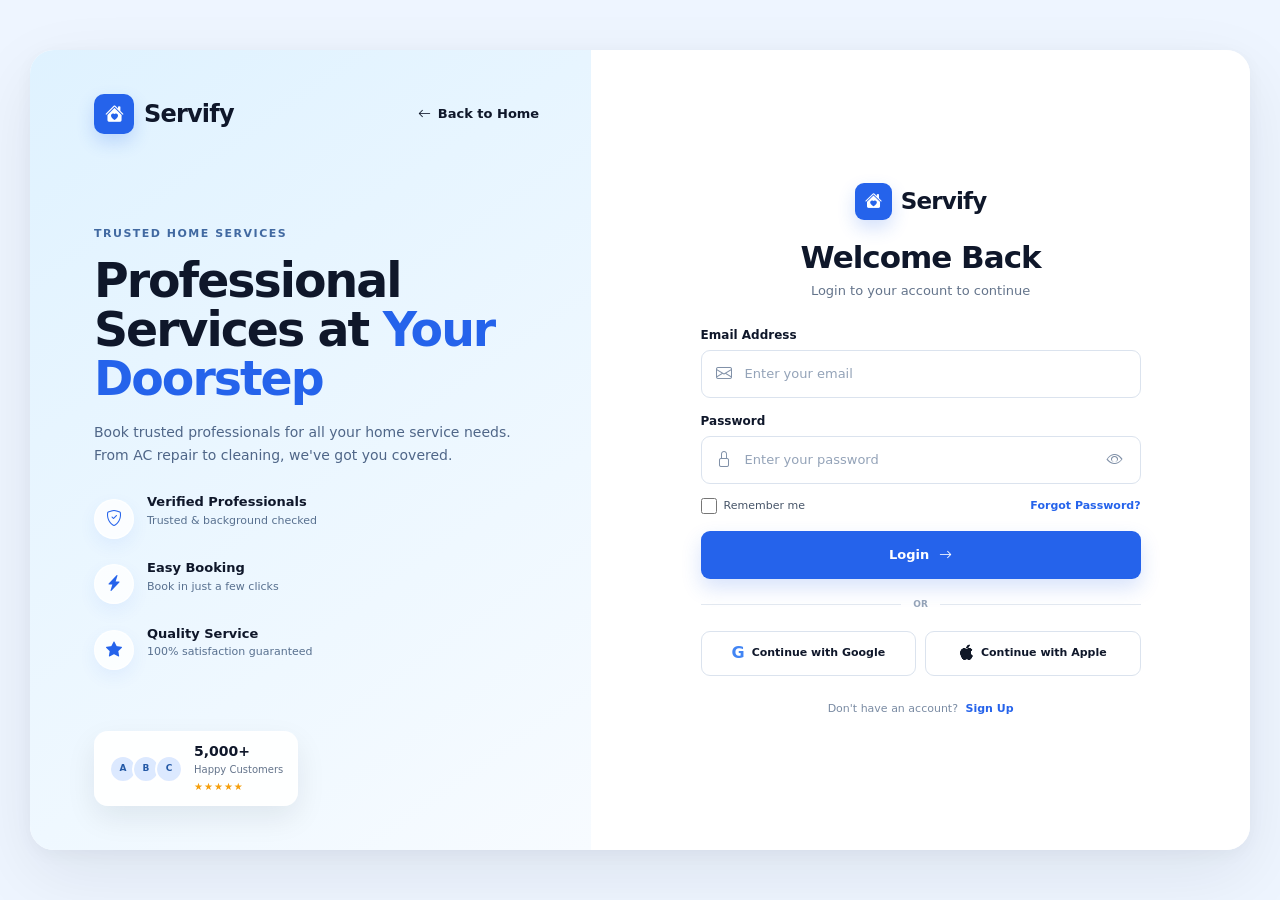
<file: index.html>
<!DOCTYPE html>
<html lang="en">
<head>
    <meta charset="UTF-8">

    <meta
        name="viewport"
        content="width=device-width, initial-scale=1.0"
    >

    <meta
        name="description"
        content="Login to your Servify account and book trusted home services."
    >

    <title>Servify — Login</title>

    <!-- Bootstrap 5 -->
    <link
        href="https://cdn.jsdelivr.net/npm/bootstrap@5.3.3/dist/css/bootstrap.min.css"
        rel="stylesheet"
    >

    <!-- Bootstrap Icons -->
    <link
        rel="stylesheet"
        href="https://cdn.jsdelivr.net/npm/bootstrap-icons@1.11.3/font/bootstrap-icons.min.css"
    >

    <!-- Custom CSS -->
    <link rel="stylesheet" href="css/style.css">
</head>

<body>

    <main class="auth-page">

        <section class="auth-shell">

            <!-- =========================================
                 LEFT INFORMATION PANEL
            ========================================== -->

            <aside class="auth-info auth-info-login">

                <!-- Header -->
                <div class="auth-info-header">

                    <a href="#" class="brand">
                        <span class="brand-icon">
                            <i class="bi bi-house-heart-fill"></i>
                        </span>

                        <span class="brand-name">
                            Servify
                        </span>
                    </a>

                    <a href="#" class="back-home">
                        <i class="bi bi-arrow-left"></i>
                        Back to Home
                    </a>

                </div>


                <!-- Main Information -->
                <div class="auth-info-content">

                    <span class="eyebrow">
                        TRUSTED HOME SERVICES
                    </span>

                    <h1>
                        Professional
                        <br>
                        Services at
                        <span>Your Doorstep</span>
                    </h1>

                    <p class="auth-description">
                        Book trusted professionals for all your home
                        service needs. From AC repair to cleaning,
                        we've got you covered.
                    </p>


                    <!-- Features -->
                    <div class="feature-list">

                        <div class="feature-item">

                            <div class="feature-icon">
                                <i class="bi bi-shield-check"></i>
                            </div>

                            <div>
                                <h3>Verified Professionals</h3>
                                <p>Trusted &amp; background checked</p>
                            </div>

                        </div>


                        <div class="feature-item">

                            <div class="feature-icon">
                                <i class="bi bi-lightning-charge-fill"></i>
                            </div>

                            <div>
                                <h3>Easy Booking</h3>
                                <p>Book in just a few clicks</p>
                            </div>

                        </div>


                        <div class="feature-item">

                            <div class="feature-icon">
                                <i class="bi bi-star-fill"></i>
                            </div>

                            <div>
                                <h3>Quality Service</h3>
                                <p>100% satisfaction guaranteed</p>
                            </div>

                        </div>

                    </div>

                </div>


                <!-- Trust Card -->
                <div class="trust-card">

                    <div class="customer-avatars">

                        <span>A</span>
                        <span>B</span>
                        <span>C</span>

                    </div>

                    <div class="trust-content">

                        <strong>5,000+</strong>

                        <span>Happy Customers</span>

                        <div class="stars">
                            ★★★★★
                        </div>

                    </div>

                </div>

            </aside>


            <!-- =========================================
                 RIGHT LOGIN PANEL
            ========================================== -->

            <section class="auth-form-section">

                <div class="mobile-header">

                    <a href="#" class="brand">

                        <span class="brand-icon">
                            <i class="bi bi-house-heart-fill"></i>
                        </span>

                        <span class="brand-name">
                            Servify
                        </span>

                    </a>

                    <a href="#" class="back-home">
                        <i class="bi bi-arrow-left"></i>
                        Home
                    </a>

                </div>


                <div class="auth-form-wrapper">

                    <!-- Logo -->
                    <div class="form-brand">

                        <span class="brand-icon">
                            <i class="bi bi-house-heart-fill"></i>
                        </span>

                        <span class="brand-name">
                            Servify
                        </span>

                    </div>


                    <!-- Heading -->
                    <div class="form-heading">

                        <h2>
                            Welcome Back
                        </h2>

                        <p>
                            Login to your account to continue
                        </p>

                    </div>


                    <!-- Login Form -->
                    <form
                        action="#"
                        method="post"
                        class="auth-form"
                    >

                        <!-- Email -->
                        <div class="form-group">

                            <label for="loginEmail">
                                Email Address
                            </label>

                            <div class="input-wrapper">

                                <i class="bi bi-envelope input-icon"></i>

                                <input
                                    type="email"
                                    id="loginEmail"
                                    name="email"
                                    class="form-control"
                                    placeholder="Enter your email"
                                    autocomplete="email"
                                    required
                                >

                            </div>

                        </div>


                        <!-- Password -->
                        <div class="form-group">

                            <label for="loginPassword">
                                Password
                            </label>

                            <div class="input-wrapper">

                                <i class="bi bi-lock input-icon"></i>

                                <input
                                    type="password"
                                    id="loginPassword"
                                    name="password"
                                    class="form-control"
                                    placeholder="Enter your password"
                                    autocomplete="current-password"
                                    required
                                >

                                <button
                                    type="button"
                                    class="password-icon"
                                    aria-label="Password visibility"
                                >
                                    <i class="bi bi-eye"></i>
                                </button>

                            </div>

                        </div>


                        <!-- Remember / Forgot -->
                        <div class="form-options">

                            <label class="remember-option">

                                <input
                                    type="checkbox"
                                    name="remember"
                                >

                                <span>
                                    Remember me
                                </span>

                            </label>

                            <a href="#" class="text-link">
                                Forgot Password?
                            </a>

                        </div>


                        <!-- Login Button -->
                        <button
                            type="submit"
                            class="primary-btn"
                        >
                            <span>Login</span>

                            <i class="bi bi-arrow-right"></i>
                        </button>


                        <!-- Divider -->
                        <div class="divider">
                            <span></span>
                            <small>OR</small>
                            <span></span>
                        </div>


                        <!-- Social Login -->
                        <div class="social-buttons">

                            <button
                                type="button"
                                class="social-btn"
                            >
                                <span class="google-icon">
                                    G
                                </span>

                                <span>
                                    Continue with Google
                                </span>
                            </button>


                            <button
                                type="button"
                                class="social-btn"
                            >
                                <i class="bi bi-apple apple-icon"></i>

                                <span>
                                    Continue with Apple
                                </span>
                            </button>

                        </div>


                        <!-- Signup -->
                        <p class="switch-auth">

                            Don't have an account?

                            <a href="signup.html">
                                Sign Up
                            </a>

                        </p>

                    </form>

                </div>

            </section>

        </section>

    </main>

    <script>
        document.querySelectorAll('.password-icon').forEach(button => {
            button.addEventListener('click', function() {
                const input = this.parentElement.querySelector('input');
                const icon = this.querySelector('i');
                if (input.type === 'password') {
                    input.type = 'text';
                    icon.classList.replace('bi-eye', 'bi-eye-slash');
                } else {
                    input.type = 'password';
                    icon.classList.replace('bi-eye-slash', 'bi-eye');
                }
            });
        });
    </script>
</body>
</html>
</file>
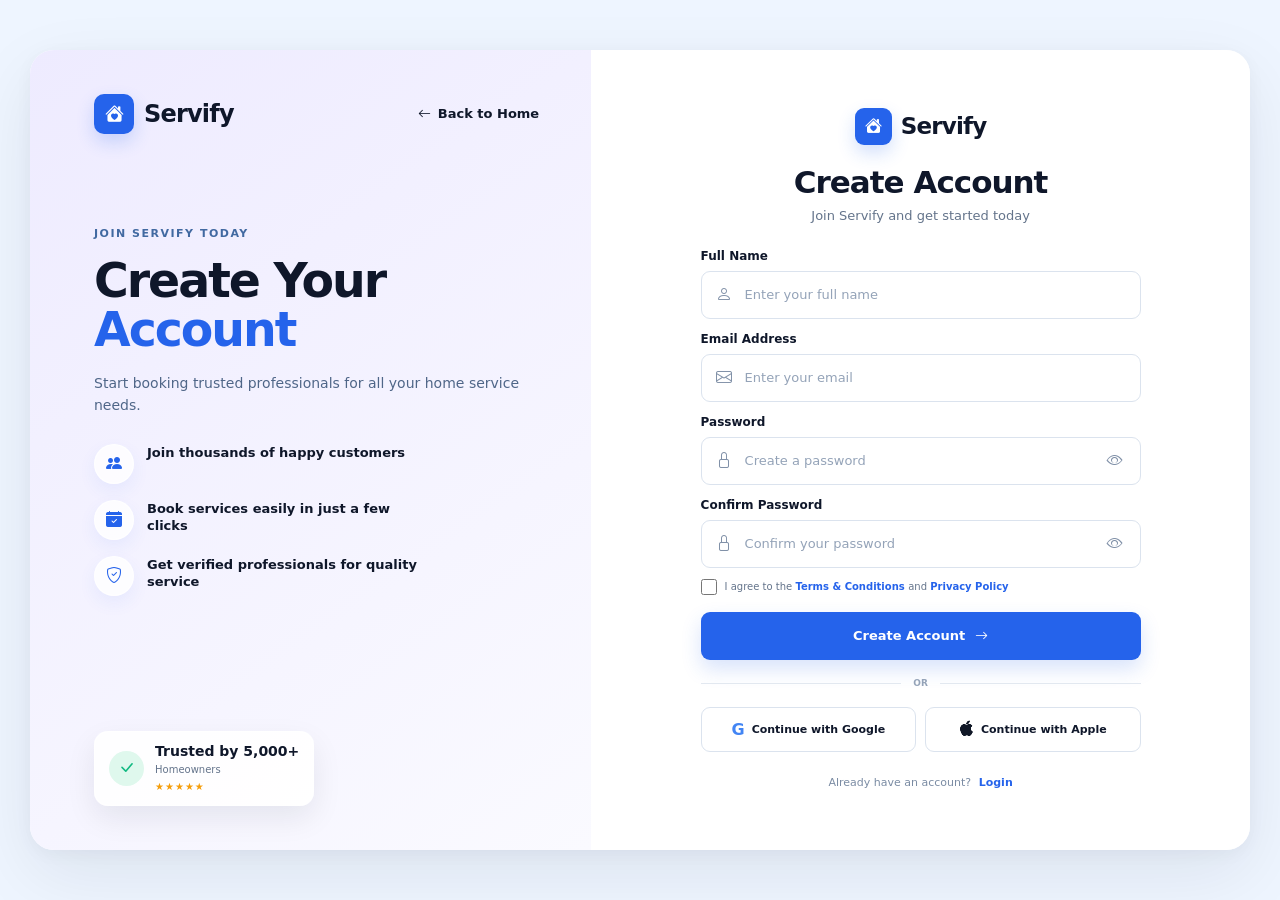
<file: signup.html>
<!DOCTYPE html>
<html lang="en">
<head>

    <meta charset="UTF-8">

    <meta
        name="viewport"
        content="width=device-width, initial-scale=1.0"
    >

    <meta
        name="description"
        content="Create your Servify account and book trusted home services."
    >

    <title>Servify — Create Account</title>

    <!-- Bootstrap -->
    <link
        href="https://cdn.jsdelivr.net/npm/bootstrap@5.3.3/dist/css/bootstrap.min.css"
        rel="stylesheet"
    >

    <!-- Bootstrap Icons -->
    <link
        rel="stylesheet"
        href="https://cdn.jsdelivr.net/npm/bootstrap-icons@1.11.3/font/bootstrap-icons.min.css"
    >

    <!-- Custom CSS -->
    <link rel="stylesheet" href="css/style.css">

</head>

<body>

<main class="auth-page">

    <section class="auth-shell">


        <!-- =========================================
             LEFT SIGNUP INFORMATION PANEL
        ========================================== -->

        <aside class="auth-info auth-info-signup">

            <!-- Header -->
            <div class="auth-info-header">

                <a href="index.html" class="brand">

                    <span class="brand-icon">
                        <i class="bi bi-house-heart-fill"></i>
                    </span>

                    <span class="brand-name">
                        Servify
                    </span>

                </a>


                <a href="#" class="back-home">

                    <i class="bi bi-arrow-left"></i>

                    Back to Home

                </a>

            </div>


            <!-- Content -->
            <div class="auth-info-content">

                <span class="eyebrow">
                    JOIN SERVIFY TODAY
                </span>


                <h1>
                    Create Your
                    <br>
                    <span>Account</span>
                </h1>


                <p class="auth-description">
                    Start booking trusted professionals for all
                    your home service needs.
                </p>


                <!-- Signup Features -->
                <div class="feature-list signup-features">

                    <div class="feature-item">

                        <div class="feature-icon">
                            <i class="bi bi-people-fill"></i>
                        </div>

                        <div>
                            <h3>
                                Join thousands of happy customers
                            </h3>
                        </div>

                    </div>


                    <div class="feature-item">

                        <div class="feature-icon">
                            <i class="bi bi-calendar-check-fill"></i>
                        </div>

                        <div>
                            <h3>
                                Book services easily in just a few clicks
                            </h3>
                        </div>

                    </div>


                    <div class="feature-item">

                        <div class="feature-icon">
                            <i class="bi bi-shield-check"></i>
                        </div>

                        <div>
                            <h3>
                                Get verified professionals for quality service
                            </h3>
                        </div>

                    </div>

                </div>

            </div>


            <!-- Trust Card -->
            <div class="trust-card signup-trust">

                <div class="trust-check">
                    <i class="bi bi-check-lg"></i>
                </div>

                <div class="trust-content">

                    <strong>
                        Trusted by 5,000+
                    </strong>

                    <span>
                        Homeowners
                    </span>

                    <div class="stars">
                        ★★★★★
                    </div>

                </div>

            </div>

        </aside>


        <!-- =========================================
             RIGHT SIGNUP FORM
        ========================================== -->

        <section class="auth-form-section">

            <!-- Mobile Header -->
            <div class="mobile-header">

                <a href="index.html" class="brand">

                    <span class="brand-icon">
                        <i class="bi bi-house-heart-fill"></i>
                    </span>

                    <span class="brand-name">
                        Servify
                    </span>

                </a>


                <a href="index.html" class="back-home">

                    <i class="bi bi-arrow-left"></i>

                    Home

                </a>

            </div>


            <div class="auth-form-wrapper signup-wrapper">

                <!-- Logo -->
                <div class="form-brand">

                    <span class="brand-icon">
                        <i class="bi bi-house-heart-fill"></i>
                    </span>

                    <span class="brand-name">
                        Servify
                    </span>

                </div>


                <!-- Heading -->
                <div class="form-heading">

                    <h2>
                        Create Account
                    </h2>

                    <p>
                        Join Servify and get started today
                    </p>

                </div>


                <!-- Signup Form -->
                <form
                    action="#"
                    method="post"
                    class="auth-form"
                >

                    <!-- Full Name -->
                    <div class="form-group">

                        <label for="fullName">
                            Full Name
                        </label>

                        <div class="input-wrapper">

                            <i class="bi bi-person input-icon"></i>

                            <input
                                type="text"
                                id="fullName"
                                name="fullName"
                                class="form-control"
                                placeholder="Enter your full name"
                                autocomplete="name"
                                required
                            >

                        </div>

                    </div>


                    <!-- Email -->
                    <div class="form-group">

                        <label for="signupEmail">
                            Email Address
                        </label>

                        <div class="input-wrapper">

                            <i class="bi bi-envelope input-icon"></i>

                            <input
                                type="email"
                                id="signupEmail"
                                name="email"
                                class="form-control"
                                placeholder="Enter your email"
                                autocomplete="email"
                                required
                            >

                        </div>

                    </div>


                    <!-- Password -->
                    <div class="form-group">

                        <label for="signupPassword">
                            Password
                        </label>

                        <div class="input-wrapper">

                            <i class="bi bi-lock input-icon"></i>

                            <input
                                type="password"
                                id="signupPassword"
                                name="password"
                                class="form-control"
                                placeholder="Create a password"
                                autocomplete="new-password"
                                required
                            >

                            <button
                                type="button"
                                class="password-icon"
                                aria-label="Password visibility"
                            >
                                <i class="bi bi-eye"></i>
                            </button>

                        </div>

                    </div>


                    <!-- Confirm Password -->
                    <div class="form-group">

                        <label for="confirmPassword">
                            Confirm Password
                        </label>

                        <div class="input-wrapper">

                            <i class="bi bi-lock input-icon"></i>

                            <input
                                type="password"
                                id="confirmPassword"
                                name="confirmPassword"
                                class="form-control"
                                placeholder="Confirm your password"
                                autocomplete="new-password"
                                required
                            >

                            <button
                                type="button"
                                class="password-icon"
                                aria-label="Password visibility"
                            >
                                <i class="bi bi-eye"></i>
                            </button>

                        </div>

                    </div>


                    <!-- Terms -->
                    <div class="terms-option">

                        <input
                            type="checkbox"
                            id="terms"
                            name="terms"
                            required
                        >

                        <label for="terms">

                            I agree to the

                            <a href="#">
                                Terms &amp; Conditions
                            </a>

                            and

                            <a href="#">
                                Privacy Policy
                            </a>

                        </label>

                    </div>


                    <!-- Create Account -->
                    <button
                        type="submit"
                        class="primary-btn"
                    >

                        <span>
                            Create Account
                        </span>

                        <i class="bi bi-arrow-right"></i>

                    </button>


                    <!-- Divider -->
                    <div class="divider">

                        <span></span>

                        <small>OR</small>

                        <span></span>

                    </div>


                    <!-- Social -->
                    <div class="social-buttons">

                        <button
                            type="button"
                            class="social-btn"
                        >

                            <span class="google-icon">
                                G
                            </span>

                            <span>
                                Continue with Google
                            </span>

                        </button>


                        <button
                            type="button"
                            class="social-btn"
                        >

                            <i class="bi bi-apple apple-icon"></i>

                            <span>
                                Continue with Apple
                            </span>

                        </button>

                    </div>


                    <!-- Login -->
                    <p class="switch-auth">

                        Already have an account?

                        <a href="index.html">
                            Login
                        </a>

                    </p>

                </form>

            </div>

        </section>

    </section>

</main>

    <script>
        document.querySelectorAll('.password-icon').forEach(button => {
            button.addEventListener('click', function() {
                const input = this.parentElement.querySelector('input');
                const icon = this.querySelector('i');
                if (input.type === 'password') {
                    input.type = 'text';
                    icon.classList.replace('bi-eye', 'bi-eye-slash');
                } else {
                    input.type = 'password';
                    icon.classList.replace('bi-eye-slash', 'bi-eye');
                }
            });
        });
    </script>
</body>
</html>
</file>
<file: css/style.css>
/* =========================================================
   SERVIFY AUTH PAGE
   HTML + CSS + BOOTSTRAP
   FINAL RESPONSIVE VERSION
========================================================= */


/* =========================================================
   1. ROOT
========================================================= */

:root {
    --primary: #2563eb;
    --primary-dark: #1d4ed8;

    --navy: #0f172a;
    --text: #172554;
    --muted: #64748b;

    --border: #dbe3ee;

    --white: #ffffff;

    --page-bg: #eef5ff;

    --login-start: #dff2ff;
    --login-end: #f7fbff;

    --signup-start: #eeebff;
    --signup-end: #fafaff;

    --radius-xl: 24px;

    --shadow:
        0 24px 70px rgba(15, 23, 42, 0.08),
        0 4px 18px rgba(15, 23, 42, 0.04);

    --transition: 180ms ease;
}


/* =========================================================
   2. RESET
========================================================= */

* {
    margin: 0;
    padding: 0;
    box-sizing: border-box;
}

html {
    min-height: 100%;
}

body {
    min-height: 100vh;

    font-family:
        Inter,
        system-ui,
        -apple-system,
        BlinkMacSystemFont,
        "Segoe UI",
        sans-serif;

    color: var(--navy);
    background: var(--page-bg);

    -webkit-font-smoothing: antialiased;
    text-rendering: optimizeLegibility;
}

a {
    text-decoration: none;
}

button,
input {
    font: inherit;
}


/* =========================================================
   3. PAGE
========================================================= */

.auth-page {
    width: 100%;
    min-height: 100vh;
    min-height: 100svh;

    padding: 40px 30px;

    display: flex;
    align-items: center;
    justify-content: center;
}


/* =========================================================
   4. MAIN AUTH CONTAINER
========================================================= */

.auth-shell {
    width: min(1280px, 100%);

    /*
       Important:
       Container fits inside viewport with ample padding.
    */
    height: min(800px, calc(100svh - 64px));

    min-height: 660px;

    display: grid;

    grid-template-columns:
        minmax(0, 0.92fr)
        minmax(0, 1.08fr);

    overflow: hidden;

    border-radius: var(--radius-xl);

    background: var(--white);

    box-shadow: var(--shadow);
}


/* =========================================================
   5. LEFT PANEL
========================================================= */

.auth-info {
    position: relative;

    min-width: 0;
    min-height: 0;

    padding: 44px 52px 44px 64px;

    display: flex;
    flex-direction: column;

    overflow: hidden;
}

.auth-info-login {
    background:
        linear-gradient(
            145deg,
            var(--login-start),
            var(--login-end)
        );
}

.auth-info-signup {
    background:
        linear-gradient(
            145deg,
            var(--signup-start),
            var(--signup-end)
        );
}


/* =========================================================
   6. LEFT HEADER
========================================================= */

.auth-info-header {
    width: 100%;

    display: flex;
    align-items: center;
    justify-content: space-between;

    gap: 20px;

    padding-bottom: 20px;
}

.brand {
    display: inline-flex;
    align-items: center;

    gap: 10px;

    color: var(--navy);

    flex-shrink: 0;
}

.brand-icon {
    width: 40px;
    height: 40px;

    display: inline-flex;
    align-items: center;
    justify-content: center;

    flex-shrink: 0;

    color: #fff;

    background: var(--primary);

    border-radius: 10px;

    font-size: 19px;

    box-shadow:
        0 8px 18px rgba(37, 99, 235, 0.20);
}

.brand-name {
    color: var(--navy);

    font-size: 24px;
    font-weight: 800;

    letter-spacing: -0.8px;
}

.back-home {
    display: inline-flex;
    align-items: center;

    gap: 7px;

    color: var(--navy);

    font-size: 13px;
    font-weight: 600;

    white-space: nowrap;

    transition: var(--transition);
}

.back-home:hover {
    color: var(--primary);
}


/* =========================================================
   7. LEFT CONTENT
========================================================= */

.auth-info-content {
    width: min(100%, 470px);

    /*
       Instead of huge fixed margin,
       use flexible positioning.
    */
    margin-top: clamp(42px, 8vh, 82px);
}

.eyebrow {
    display: block;

    margin-bottom: 13px;

    color: #4169a1;

    font-size: 11px;
    font-weight: 800;

    letter-spacing: 1.5px;
}

.auth-info h1 {
    margin: 0;

    color: var(--navy);

    font-size: clamp(36px, 3.7vw, 50px);

    font-weight: 800;

    line-height: 1.04;

    letter-spacing: -2px;
}

.auth-info h1 span {
    color: var(--primary);
}

.auth-description {
    max-width: 455px;

    margin-top: 18px;

    color: #4f6688;

    font-size: 14px;

    line-height: 1.6;
}


/* =========================================================
   8. FEATURES
========================================================= */

.feature-list {
    margin-top: 27px;

    display: flex;
    flex-direction: column;

    gap: 15px;
}

.feature-item {
    display: flex;
    align-items: center;

    gap: 13px;
}

.feature-icon {
    width: 40px;
    height: 40px;

    display: inline-flex;
    align-items: center;
    justify-content: center;

    flex-shrink: 0;

    color: var(--primary);

    background: rgba(255, 255, 255, 0.80);

    border: 1px solid rgba(255, 255, 255, 0.9);

    border-radius: 50%;

    font-size: 16px;

    box-shadow:
        0 7px 18px rgba(37, 99, 235, 0.07);
}

.feature-item h3 {
    margin: 0;

    color: var(--navy);

    font-size: 13px;
    font-weight: 750;

    line-height: 1.35;
}

.feature-item p {
    margin-top: 2px;

    color: #58708f;

    font-size: 11px;

    line-height: 1.4;
}


/* =========================================================
   9. SIGNUP FEATURES
========================================================= */

.signup-features {
    gap: 16px;
}

.signup-features .feature-item {
    align-items: flex-start;
}

.signup-features .feature-item h3 {
    max-width: 270px;
}


/* =========================================================
   10. TRUST CARD
========================================================= */

.trust-card {
    width: max-content;

    min-width: 190px;

    padding: 11px 14px;

    display: flex;
    align-items: center;

    gap: 11px;

    margin-top: auto;

    border-radius: 14px;

    background: rgba(255, 255, 255, 0.90);

    border: 1px solid rgba(255, 255, 255, 0.95);

    box-shadow:
        0 12px 30px rgba(15, 23, 42, 0.08);
}

.customer-avatars {
    display: flex;
    align-items: center;
}

.customer-avatars span {
    width: 28px;
    height: 28px;

    margin-left: -5px;

    display: flex;
    align-items: center;
    justify-content: center;

    color: #2459a6;

    background: #dce9ff;

    border: 2px solid white;

    border-radius: 50%;

    font-size: 9px;
    font-weight: 800;
}

.customer-avatars span:first-child {
    margin-left: 0;
}

.trust-content {
    display: flex;
    flex-direction: column;
}

.trust-content strong {
    color: var(--navy);

    font-size: 14px;

    line-height: 1.2;
}

.trust-content span {
    margin-top: 2px;

    color: var(--muted);

    font-size: 10px;
}

.stars {
    margin-top: 2px;

    color: #f59e0b;

    font-size: 10px;

    letter-spacing: 1px;
}

.trust-check {
    width: 35px;
    height: 35px;

    display: flex;
    align-items: center;
    justify-content: center;

    flex-shrink: 0;

    color: #10b981;

    background: #dff8ed;

    border-radius: 50%;

    font-size: 17px;
}


/* =========================================================
   11. RIGHT PANEL
========================================================= */

.auth-form-section {
    min-width: 0;
    min-height: 0;

    padding: 32px 65px;

    display: flex;
    flex-direction: column;
    align-items: center;

    background: #fff;

    overflow: hidden;
}

.auth-form-wrapper {
    width: min(100%, 440px);

    margin-top: auto;
    margin-bottom: auto;
}


/* =========================================================
   12. FORM BRAND
========================================================= */

.form-brand {
    display: flex;
    align-items: center;
    justify-content: center;

    gap: 9px;
}

.form-brand .brand-icon {
    width: 37px;
    height: 37px;

    font-size: 17px;

    border-radius: 9px;
}

.form-brand .brand-name {
    font-size: 23px;
}


/* =========================================================
   13. FORM HEADING
========================================================= */

.form-heading {
    margin-top: 20px;

    text-align: center;
}

.form-heading h2 {
    margin: 0;

    color: var(--navy);

    font-size: 31px;

    font-weight: 800;

    line-height: 1.1;

    letter-spacing: -1px;
}

.form-heading p {
    margin: 7px 0 0;

    color: var(--muted);

    font-size: 13px;

    line-height: 1.5;
}


/* =========================================================
   14. FORM
========================================================= */

.auth-form {
    margin-top: 25px;
}

.form-group {
    margin-bottom: 14px;
}

.form-group label {
    display: block;

    margin-bottom: 6px;

    color: var(--navy);

    font-size: 12px;
    font-weight: 700;
}

.input-wrapper {
    position: relative;
}

.input-icon {
    position: absolute;

    top: 50%;
    left: 15px;

    z-index: 2;

    transform: translateY(-50%);

    color: #8191a8;

    font-size: 16px;

    pointer-events: none;
}

.form-control {
    width: 100%;

    height: 48px;

    padding: 0 43px;

    color: var(--navy);

    background: #fff;

    border: 1px solid var(--border);

    border-radius: 9px;

    font-size: 13px;

    transition: var(--transition);
}

.form-control::placeholder {
    color: #94a3b8;
}

.form-control:hover {
    border-color: #c5d0de;
}

.form-control:focus {
    border-color: var(--primary);

    box-shadow:
        0 0 0 3px rgba(37, 99, 235, 0.10);
}

.password-icon {
    position: absolute;

    top: 50%;
    right: 12px;

    z-index: 2;

    width: 27px;
    height: 27px;

    padding: 0;

    display: flex;
    align-items: center;
    justify-content: center;

    transform: translateY(-50%);

    color: #8191a8;

    background: transparent;

    border: 0;

    cursor: pointer;
}

.password-icon:hover {
    color: var(--primary);
}


/* =========================================================
   15. OPTIONS
========================================================= */

.form-options {
    margin-top: 2px;
    margin-bottom: 17px;

    display: flex;
    align-items: center;
    justify-content: space-between;

    gap: 15px;
}

.remember-option {
    display: inline-flex;
    align-items: center;

    gap: 7px;

    color: #475569;

    font-size: 11px;

    cursor: pointer;
}

.remember-option input,
.terms-option input {
    width: 16px;
    height: 16px;

    flex-shrink: 0;

    accent-color: var(--primary);

    cursor: pointer;
}

.text-link {
    color: var(--primary);

    font-size: 11px;
    font-weight: 700;
}

.text-link:hover {
    color: var(--primary-dark);
}


/* =========================================================
   16. PRIMARY BUTTON
========================================================= */

.primary-btn {
    width: 100%;
    height: 48px;

    padding: 0 18px;

    display: flex;
    align-items: center;
    justify-content: center;

    gap: 10px;

    color: #fff;

    background: var(--primary);

    border: 0;
    border-radius: 9px;

    font-size: 13px;
    font-weight: 700;

    cursor: pointer;

    box-shadow:
        0 9px 20px rgba(37, 99, 235, 0.18);

    transition:
        transform var(--transition),
        background var(--transition),
        box-shadow var(--transition);
}

.primary-btn:hover {
    background: var(--primary-dark);

    transform: translateY(-1px);

    box-shadow:
        0 12px 24px rgba(37, 99, 235, 0.22);
}

.primary-btn:active {
    transform: translateY(0);
}


/* =========================================================
   17. DIVIDER
========================================================= */

.divider {
    margin: 19px 0;

    display: grid;

    grid-template-columns: 1fr auto 1fr;

    align-items: center;

    gap: 12px;
}

.divider span {
    height: 1px;

    background: #e2e8f0;
}

.divider small {
    color: #94a3b8;

    font-size: 9px;
    font-weight: 600;
}


/* =========================================================
   18. SOCIAL BUTTONS
========================================================= */

.social-buttons {
    display: grid;

    grid-template-columns: 1fr 1fr;

    gap: 9px;
}

.social-btn {
    height: 45px;

    display: flex;
    align-items: center;
    justify-content: center;

    gap: 7px;

    color: var(--navy);

    background: #fff;

    border: 1px solid var(--border);

    border-radius: 9px;

    font-size: 11px;
    font-weight: 600;

    cursor: pointer;

    transition: var(--transition);
}

.social-btn:hover {
    background: #f8fafc;

    border-color: #b9c6d7;
}

.google-icon {
    color: #4285f4;

    font-size: 16px;
    font-weight: 800;
}

.apple-icon {
    color: #111827;

    font-size: 15px;
}


/* =========================================================
   19. SWITCH AUTH
========================================================= */

.switch-auth {
    margin: 25px 0 0;

    text-align: center;

    color: #7a8ba3;

    font-size: 11px;
}

.switch-auth a {
    margin-left: 4px;

    color: var(--primary);

    font-weight: 750;
}

.switch-auth a:hover {
    color: var(--primary-dark);
}


/* =========================================================
   20. TERMS
========================================================= */

.terms-option {
    margin: 2px 0 17px;

    display: flex;
    align-items: flex-start;

    gap: 8px;
}

.terms-option label {
    color: #64748b;

    font-size: 10px;

    line-height: 1.5;

    cursor: pointer;
}

.terms-option a {
    color: var(--primary);

    font-weight: 650;
}

.terms-option a:hover {
    text-decoration: underline;
}


/* =========================================================
   21. SIGNUP
========================================================= */

.signup-wrapper .auth-form {
    margin-top: 21px;
}

.signup-wrapper .form-group {
    margin-bottom: 11px;
}

.signup-wrapper .divider {
    margin: 17px 0;
}

.signup-wrapper .switch-auth {
    margin-top: 23px;
}


/* =========================================================
   22. MOBILE HEADER
========================================================= */

.mobile-header {
    display: none;
}


/* =========================================================
   =========================================================
   23. LAPTOP / SHORT HEIGHT
   THIS IS THE IMPORTANT PART
   =========================================================
========================================================= */

/*
   Common laptop:
   1366 × 768
   1280 × 800
   1280 × 720

   Keep EXACT SAME two-column design,
   only reduce vertical spacing.
*/

@media (min-width: 992px) and (max-height: 850px) {

    .auth-page {
        padding: 28px 24px;
    }

    .auth-shell {
        height: min(780px, calc(100svh - 40px));

        min-height: 600px;

        border-radius: 20px;
    }

    .auth-info {
        padding: 36px 44px 36px 52px;
    }

    .auth-info-content {
        margin-top: 28px;
    }

    .eyebrow {
        margin-bottom: 9px;

        font-size: 11px;
    }

    .auth-info h1 {
        font-size: 42px;

        letter-spacing: -1.5px;
    }

    .auth-description {
        margin-top: 13px;

        font-size: 13px;

        line-height: 1.45;
    }

    .feature-list {
        margin-top: 20px;

        gap: 11px;
    }

    .feature-item {
        gap: 11px;
    }

    .feature-icon {
        width: 36px;
        height: 36px;

        font-size: 15px;
    }

    .feature-item h3 {
        font-size: 12px;
    }

    .feature-item p {
        font-size: 11px;
    }

    .trust-card {
        padding: 10px 14px;

        min-width: 180px;
    }

    .customer-avatars span {
        width: 26px;
        height: 26px;
    }

    .trust-content strong {
        font-size: 13px;
    }

    .trust-content span {
        font-size: 10px;
    }

    .stars {
        font-size: 9px;
    }


    /* RIGHT */

    .auth-form-section {
        padding: 36px 48px;
    }

    .auth-form-wrapper {
        width: min(100%, 420px);
    }

    .form-brand .brand-icon {
        width: 35px;
        height: 35px;

        font-size: 16px;
    }

    .form-brand .brand-name {
        font-size: 22px;
    }

    .form-heading {
        margin-top: 15px;
    }

    .form-heading h2 {
        font-size: 29px;
    }

    .form-heading p {
        margin-top: 5px;

        font-size: 12px;
    }

    .auth-form {
        margin-top: 20px;
    }

    .form-group {
        margin-bottom: 12px;
    }

    .form-group label {
        margin-bottom: 5px;

        font-size: 11px;
    }

    .form-control {
        height: 44px;

        font-size: 12px;
    }

    .input-icon {
        left: 13px;

        font-size: 15px;
    }

    .password-icon {
        right: 9px;
    }

    .form-options {
        margin-bottom: 14px;
    }

    .remember-option,
    .text-link {
        font-size: 11px;
    }

    .remember-option input {
        width: 15px;
        height: 15px;
    }

    .primary-btn {
        height: 45px;

        font-size: 12px;
    }

    .divider {
        margin: 15px 0;
    }

    .social-btn {
        height: 42px;

        font-size: 11px;
    }

    .google-icon {
        font-size: 15px;
    }

    .apple-icon {
        font-size: 14px;
    }

    .switch-auth {
        margin-top: 18px;

        font-size: 11px;
    }


    /* SIGNUP */

    .signup-wrapper .form-heading {
        margin-top: 8px;
    }

    .signup-wrapper .auth-form {
        margin-top: 12px;
    }

    .signup-wrapper .form-group {
        margin-bottom: 7px;
    }

    .signup-wrapper .form-group label {
        margin-bottom: 2px;
        font-size: 10px;
    }

    .signup-wrapper .form-control {
        height: 38px;
        font-size: 11px;
    }

    .signup-wrapper .primary-btn {
        height: 40px;
        font-size: 11px;
    }

    .signup-wrapper .divider {
        margin: 8px 0;
    }

    .signup-wrapper .social-btn {
        height: 36px;
        font-size: 10px;
    }

    .signup-wrapper .switch-auth {
        margin-top: 10px;
    }

    .signup-wrapper .terms-option {
        margin: 3px 0 8px;
    }

    .signup-wrapper .terms-option label {
        font-size: 9px;
    }
}


/* =========================================================
   24. VERY SHORT LAPTOP
   1280 × 720
========================================================= */

@media (min-width: 992px) and (max-height: 760px) {

    .auth-page {
        padding: 20px 16px;
    }

    .auth-shell {
        height: min(740px, calc(100svh - 28px));

        min-height: 560px;

        border-radius: 18px;
    }

    .auth-info {
        padding: 28px 36px 28px 46px;
    }

    .auth-info-header .brand-icon {
        width: 36px;
        height: 36px;
    }

    .auth-info-header .brand-name {
        font-size: 22px;
    }

    .auth-info-content {
        margin-top: 22px;
    }

    .auth-info h1 {
        font-size: 36px;
    }

    .auth-description {
        margin-top: 10px;

        font-size: 12px;
    }

    .feature-list {
        margin-top: 14px;

        gap: 8px;
    }

    .feature-icon {
        width: 32px;
        height: 32px;

        font-size: 13px;
    }

    .feature-item h3 {
        font-size: 11px;
    }

    .feature-item p {
        display: none;
    }

    .auth-form-section {
        padding: 28px 38px;
    }

    .form-heading h2 {
        font-size: 26px;
    }

    .auth-form {
        margin-top: 16px;
    }

    .form-group {
        margin-bottom: 10px;
    }

    .form-group label {
        font-size: 11px;
    }

    .form-control {
        height: 42px;

        font-size: 12px;
    }

    .primary-btn {
        height: 43px;

        font-size: 12px;
    }

    .divider {
        margin: 12px 0;
    }

    .social-btn {
        height: 40px;

        font-size: 11px;
    }

    .switch-auth {
        margin-top: 15px;

        font-size: 11px;
    }
}


/* =========================================================
   25. LARGE DESKTOP
========================================================= */

@media (min-width: 1600px) {

    .auth-page {
        padding: 30px;
    }

    .auth-shell {
        width: min(1380px, 100%);

        height: min(800px, calc(100svh - 60px));
    }

    .auth-info {
        padding: 34px 65px;
    }

    .auth-form-section {
        padding: 40px 80px;
    }
}


/* =========================================================
   26. TABLET
========================================================= */

@media (max-width: 991px) {

    body {
        background: #fff;
    }

    .auth-page {
        padding: 0;

        align-items: stretch;
    }

    .auth-shell {
        width: 100%;

        height: auto;

        min-height: 100svh;

        display: grid;

        grid-template-columns: 1fr;

        border-radius: 0;

        box-shadow: none;

        overflow: visible;
    }

    .auth-info {
        display: none;
    }

    .auth-form-section {
        min-height: 100svh;

        padding: 32px;

        display: flex;

        flex-direction: column;

        align-items: center;

        justify-content: center;

        overflow: visible;
    }

    .mobile-header {
        width: 100%;
        max-width: 620px;

        display: flex;

        align-items: center;
        justify-content: space-between;

        margin-bottom: 25px;
    }

    .auth-form-wrapper {
        width: min(100%, 440px);
    }
}


/* =========================================================
   27. MOBILE
========================================================= */

@media (max-width: 575px) {

    .auth-form-section {
        min-height: 100svh;

        padding: 20px 18px 30px;

        justify-content: flex-start;
    }

    .mobile-header {
        margin-bottom: 30px;
    }

    .mobile-header .brand-icon {
        width: 36px;
        height: 36px;

        font-size: 16px;

        border-radius: 9px;
    }

    .mobile-header .brand-name {
        font-size: 21px;
    }

    .mobile-header .back-home {
        font-size: 11px;
    }

    .form-brand {
        display: none;
    }

    .form-heading {
        margin-top: 0;
    }

    .form-heading h2 {
        font-size: 28px;
    }

    .form-heading p {
        font-size: 12px;
    }

    .auth-form {
        margin-top: 26px;
    }

    .form-group {
        margin-bottom: 15px;
    }

    .form-group label {
        font-size: 12px;
    }

    .form-control {
        height: 50px;

        font-size: 13px;
    }

    .primary-btn {
        height: 50px;

        font-size: 13px;
    }

    .social-buttons {
        grid-template-columns: 1fr;
    }

    .social-btn {
        height: 48px;

        font-size: 12px;
    }

    .switch-auth {
        margin-top: 27px;

        font-size: 12px;
    }

    .signup-wrapper .auth-form {
        margin-top: 23px;
    }

    .terms-option label {
        font-size: 10px;
    }
}


/* =========================================================
   28. SMALL MOBILE
========================================================= */

@media (max-width: 380px) {

    .auth-form-section {
        padding:
            18px
            15px
            25px;
    }

    .mobile-header {
        margin-bottom: 25px;
    }

    .form-heading h2 {
        font-size: 26px;
    }

    .form-control {
        height: 48px;
    }

    .primary-btn {
        height: 48px;
    }

    .social-btn {
        height: 46px;
    }
}
</file>
